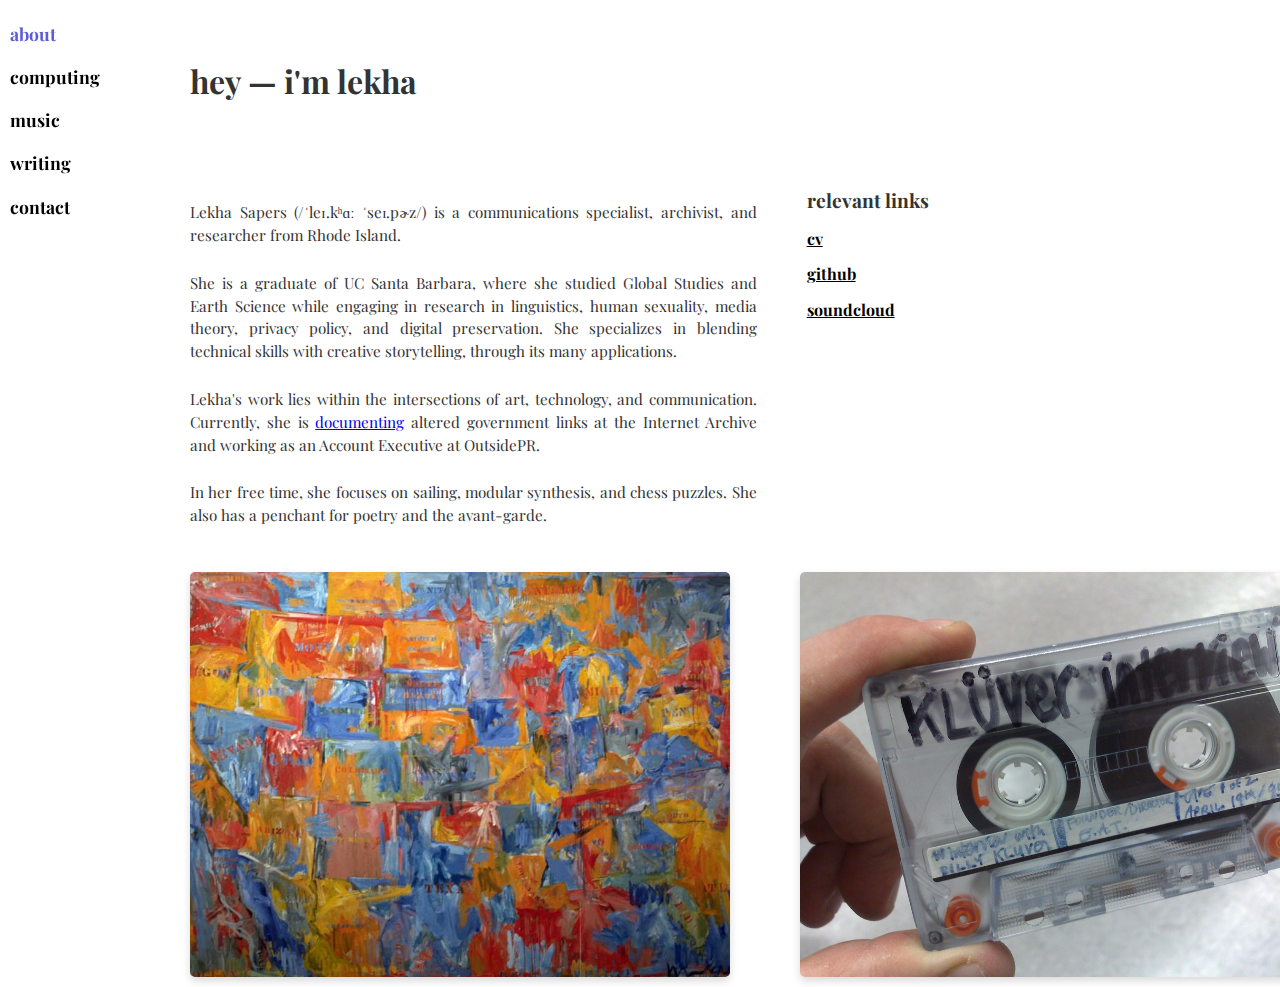
<file: index.html>
<!DOCTYPE html>
<html lang="en">
<head>
    <meta charset="UTF-8">
    <meta name="viewport" content="width=device-width, initial-scale=1.0">
    <title>Lekha Sapers</title>
    <link href="https://fonts.googleapis.com/css2?family=Playfair+Display:wght@400;700&family=Inter:wght@400;500;600&display=swap" rel="stylesheet">
    <link rel="stylesheet" href="style.css">

<script>
  window.dataLayer = window.dataLayer || [];
  function gtag(){dataLayer.push(arguments);}
  gtag('js', new Date());

  gtag('config', 'G-EJP70L47TG');
</script>
</head>
<body>
    <div class="layout">
        <div class="sidebar-container"></div>
        <script src="sidebar.js" defer></script>
        <!-- Content Container -->
        <div class="content-container">
            <!-- Main Bio Section -->
            <main>
                <h1> hey — i'm lekha </h1>
                <p>Lekha Sapers (/ˈleɪ.kʰɑː ˈseɪ.pɚz/) is a communications specialist, archivist, and researcher from Rhode Island.</p>
                <p>She is a graduate of UC Santa Barbara, where she studied Global Studies and Earth Science while engaging in research in linguistics, human sexuality, media theory, privacy policy, and digital preservation. She specializes in blending technical skills with creative storytelling, through its many applications.</p>
                <p>Lekha's work lies within the intersections of art, technology, and communication. Currently, she is <a href="https://lekhasapers.github.io/Changed-and-Altered-Links/" class="ia-link">documenting</a> altered government links at the Internet Archive and working as an Account Executive at OutsidePR.</p>
                <p>In her free time, she focuses on <a href="https://sailrank.com/coed-tr-crew" class="text-link">sailing</a>, modular synthesis, and <a href="https://www.chess.com/member/lekhasap" class="text-link">chess puzzles</a>. She also has a penchant for poetry and the avant-garde.</p>

            </main>

            <!-- Relevant Links -->
            <section class="links">
                <h2>relevant links</h2>
                <ul>
                    <li><a href="Public_Sapers_Resume.pdf" target="_blank">cv</a></li>
                    <li><a href="https://github.com/lekhasapers" target="_blank">github</a></li>
                    <li><a href="https://soundcloud.com/lekhasapers" target="_blank">soundcloud</a></li>
                </ul>
            </section>
        </div>

        <!-- Image Gallery -->
        <div class="gallery">
            <img src="images/20p07036.jpg" alt="Colorful abstract map">
            <img src="images/5159813368_2047b92fae_b.jpg" alt="Klüver Interview Cassette">
        </div>
    </div>

    <!-- JavaScript -->
    <script src="script.js"></script>

</body>



</html>
</file>
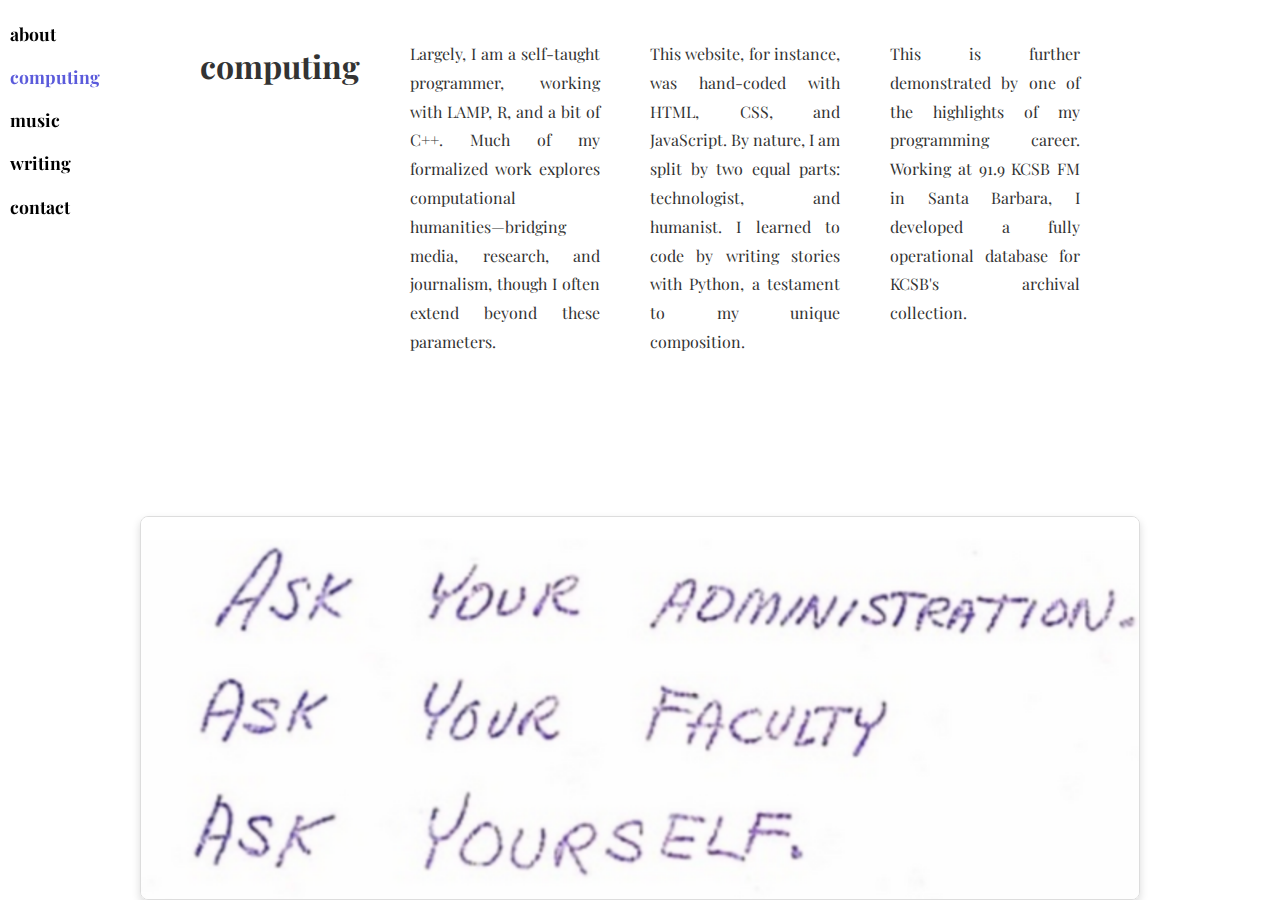
<file: computing.html>
<!DOCTYPE html>
<html lang="en">
<head>
    <meta charset="UTF-8">
    <meta name="viewport" content="width=device-width, initial-scale=1.0">
    
    <title>Computing</title>
    <link href="https://fonts.googleapis.com/css2?family=Playfair+Display:wght@400;700&family=Inter:wght@400;500;600&display=swap" rel="stylesheet">
    <link rel="stylesheet" href="style.css">
    <style>
        body {
            background-color: #ffffff;
            color: #333;
            margin: 0;
            padding: 0;
            display: flex;
            height: 100vh; /* Full viewport height */
        }

        .layout {
            display: flex;
            width: 100%;
        }

        .sidebar-container {
            width: 220px; /* Fixed sidebar width */
            flex-shrink: 0;
        }

        .content-container {
            flex: 1; /* Take up the remaining space after sidebar */
            display: flex;
            justify-content: center;
            align-items: center;
            padding: 20px;
        }

        main {
            text-align: center;
            max-width: 600px;
        }

        h1 {
            font-size: 2rem;
            font-weight: bold;
            text-transform: lowercase;
            margin-bottom: 20px;
        }

        p {
            font-size: 1rem;
            line-height: 1.5;
        }

        /* Responsive Design */
        @media screen and (max-width: 768px) {
            body {
                flex-direction: column;
            }

            .layout {
                flex-direction: column;
            }

            .sidebar-container {
                width: 100%;
                text-align: center;
            }

            .content-container {
                margin: 0;
                padding: 10px;
            }
        }
    </style>
    <!-- Google tag (gtag.js) -->
<script async src="https://www.googletagmanager.com/gtag/js?id=G-EJP70L47TG"></script>
<script>
  window.dataLayer = window.dataLayer || [];
  function gtag(){dataLayer.push(arguments);}
  gtag('js', new Date());

  gtag('config', 'G-EJP70L47TG');
</script>
</head>
<body class = "computing-page">
    <div class="layout">
        <!-- Sidebar container -->
        <div class="sidebar-container"></div>

        <!-- Main content -->
        <div class="two-column-container-computing">
            <h1>computing</h1>
            <div class="computing-column">
                <p>
                    Largely, I am a self-taught programmer, working with LAMP, R, and a bit of C++. Much of my formalized work explores computational humanities—bridging media, research, and journalism, though I often extend beyond these parameters.
                </p>
            </div>
            <div class="computing-column">
                <p>
                    This website, for instance, was hand-coded with HTML, CSS, and JavaScript. By nature, I am split by two equal parts: technologist, and humanist. I learned to code by writing stories with Python, a testament to my unique composition.
                </p>
            </div>
            <div class="computing-column">
                <p>
                    This is further demonstrated by one of the highlights of my programming career. Working at 91.9 KCSB FM in Santa Barbara, I developed a fully operational database for KCSB's archival collection.
                </p>
            </div>
        </div>
        </div>
    

    <div class="bottom-image-container">
        <img src="images/administration.jpg" id="bottom-image" alt="United Front Notes">
    </div>

    <!-- Include JavaScript -->
    <script src="sidebar.js" defer></script>
</body>
</html>
</file>
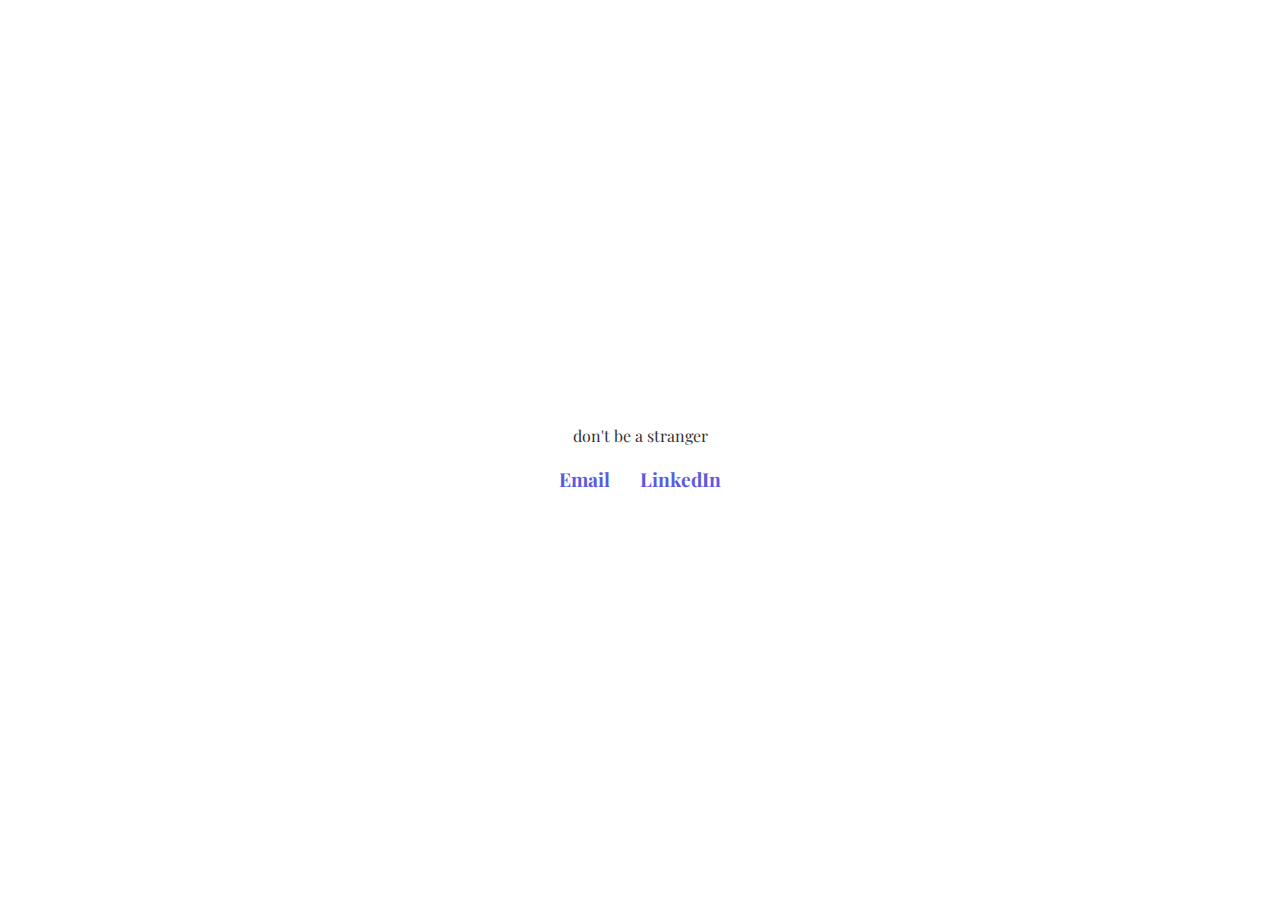
<file: contact.html>
<!DOCTYPE html>
<html lang="en">
<head>
    <meta charset="UTF-8">
    <meta name="viewport" content="width=device-width, initial-scale=1.0">
    <title>Contact</title>
    <link href="https://fonts.googleapis.com/css2?family=Playfair+Display:wght@400;700&display=swap" rel="stylesheet">
    <style>
        body {
            font-family: 'Playfair Display', serif;
            background-color: #ffffff;
            color: #333;
            margin: 0;
            padding: 0;
            display: flex;
            justify-content: center;
            align-items: center;
            min-height: 100vh;
        }

        .contact-container {
            text-align: center;
            max-width: 600px;
            padding: 20px;
        }

        h1 {
            font-size: 2rem;
            font-weight: bold;
            text-transform: lowercase;
            margin-bottom: 20px;
        }

        .contact-links {
            display: flex;
            justify-content: center;
            gap: 30px;
            margin-top: 20px;
        }

        .contact-links a {
            text-decoration: none;
            font-size: 1.2rem;
            font-weight: bold;
            color: #5b5bdb;
            transition: color 0.3s, transform 0.3s;
        }

        .contact-links a:hover {
            color: #333;
            transform: scale(1.05);
        }
    </style>
</head>
<body>
    <div class="contact-container">
        
        <p>don't be a stranger</p>
        <div class="contact-links">
            <a href="mailto:lekhasapers@ucsb.edu">Email</a>
            <a href="https://www.linkedin.com/in/lekha-sapers-27a215243/" target="_blank" rel="noopener noreferrer">LinkedIn</a>
        </div>
    </div>
</body>
</html>
</file>
<file: style.css>
/* General Styling */
* {
    margin: 0;
    padding: 0;
    box-sizing: border-box;
 }
 
 
 body {
    font-family: 'Playfair Display', serif;
    background-color: #ffffff;
    color: #333;
 }
 
 
 /* Layout Container */
 .layout {
    display: flex;
    flex-direction: column;
    align-items: center;
    padding: 10px;
 }
 
 
 /* Content and Links Layout */
 .content-container {
    display: grid;
    grid-template-columns: 2fr 1fr; /* Main bio takes more space, links less */
    gap: 50px;
    max-width: 900px; /* Slightly wider layout for better alignment */
    align-items: stretch;
 }
 
 
 /* Main Bio Content */
 main {
    margin-top: 25px;
    display: flex;
    flex-direction: column;
    gap: 10px;
 }
 
 
 main h1 {
    font-size: 2rem; 
    font-weight: bold;
    margin-top: 20px;
    margin-bottom: 85px;
    text-transform: lowercase;
 }
 
 
 main p {
    font-size: 0.95rem; 
    line-height: 1.5;
    margin-bottom: 15px;
    text-align: justify;
 }
 
 
 /* Relevant Links Section */
 .links {
    text-align: left;
    margin-top: 175px;
 }
 
 
 .links h2 {
    font-size: 1.2rem;
    font-weight: bold;
    margin-bottom: 10px;
 }
 
 
 .links ul {
    list-style: none;
    padding: 0;
 }
 
 
 .links li {
    margin-bottom: 10px;
 }
 
 
 .links a {
    text-decoration: underline;
    font-size: 1rem;
    font-weight: bold;
    color: black; /* Black for default links */
    transition: color 0.3s;
 }
 
 
 .links a:hover {
    color: #5b5bdb; /* Purple on hover for all links */
 }
 
 
 /* Sidebar Navigation */
 .sidebar {
    position: fixed;
    left: 0; /* Move sidebar to the left */
    top: 0;
    height: 100vh;
    width: 100px;
    padding: 20px 10px;
    display: flex;
    flex-direction: column;
    justify-content: flex-start;
    align-items: flex-start;
    border: none;
 }
 
 
 /* Sidebar List */
 .sidebar ul {
    list-style: none;
    padding: 0;
 }
 
 
 .sidebar ul li {
    margin-bottom: 15px;
 }
 
 
 .sidebar ul li a {
    text-decoration: none;
    font-size: 1.1rem;
    font-weight: bold;
    text-transform: lowercase;
    color: black; /* Black for default links */
    transition: color 0.3s;
 }
 
 
 .sidebar ul li a.active {
    color: #5b5bdb; /* Purple for the active link */
 }
 
 
 .sidebar ul li a:hover {
    color: #5b5bdb; /* Purple on hover */
 }
 
 
 /* Gallery */
 .gallery {
    display: flex;
    justify-content: space-between; /* Space between images */
    gap: 70px;
    margin-top: 30px;
    max-width: 900px; /* Center images below bio */
 }
 
 
 .gallery img {
    width: 60%; /* Proportional width */
    height: auto;
    object-fit: cover;
    box-shadow: 0px 4px 8px rgba(0, 0, 0, 0.15);
    border-radius: 5px;
 }
 
 
 /* Responsive Design */
 @media screen and (max-width: 1024px) {
    .content-container {
        grid-template-columns: 1fr; /* Stack content vertically on smaller screens */
        gap: 20px;
        max-width: 100%; /* Allow the layout to shrink */
        padding: 10px;
    }
 
 
    main h1 {
        font-size: 2.0rem;
    }
 
 
    main p {
        font-size: 0.9rem;
    }
 
 
    .links h2 {
        font-size: 1.1rem;
    }
 
 
    .links a {
        font-size: 0.9rem;
    }
 
 
    .gallery {
        flex-direction: column;
        gap: 15px;
        margin-top: 20px;
    }
 
 
    .gallery img {
        width: 100%; /* Images span full width */
    }
 }
 
 
 @media screen and (max-width: 768px) {
    .sidebar {
        position: static;
        width: 100%;
        height: auto;
        padding: 10px 0;
        flex-direction: row;
        justify-content: center;
        background-color: #f9f9f9;
    }
 
 
    .sidebar ul {
        display: flex;
        gap: 20px;
    }
 
 
    .sidebar ul li {
        margin-bottom: 0;
    }
 }
 
 
 body.computing-page {
    display: flex;
    flex-direction: column;
    min-height: 100vh;
 }
 
 
 body.computing-page .layout {
    flex: 0.8;
 }
 
 
 /* General Two-column Text Styling */
 .two-column-container {
    display: flex; /* Enables flex layout */
    gap: 50px; /* Adds spacing between columns */
    align-items: flex-start; /* Ensures both columns match height */
    max-width: 1200px;
    margin: 0 auto;
    padding: 2px;
    margin-top: 20px;
 }
 
 
 
 
 .column {
    flex: 1;
    display: flex;
    flex-direction: column;
    gap: 20px;
 }
 
 
 .column p {
    margin: 0;
    text-align: justify;
    break-inside: avoid;
    line-height: 1.6;
 }
 
 
 
 
 
 
 @media screen and (max-width: 768px) {
    .two-column-text {
        column-count: 1;
    }
 }
 

 
 .column1 {
    flex: 1;
    display: flex;
    flex-direction: column;
    gap: 20px;
    
 }
 
 .column1 h2 {
    font-size: 1.2rem;
    font-weight: bold;
    margin-bottom: 10px;
 }
 
 
 .column1 ul {
    list-style: none;
    padding: 0;
 }
 
 .column1 li {
    margin-bottom: 0px;
 }
 
 
 .column1 a {
    text-decoration: underline;
    font-size: 1rem;
    font-weight: bold;
    color: black; /* Black for default links */
    transition: color 0.3s;
 }
 
 
 .column1 a:hover {
    color: #5b5bdb; /* Purple on hover for all links */
 }
 
 .video-container {
    display: flex;
    justify-content: center;
    align-items: center;
    margin: 20px auto;
    max-width: 1000px;
    width: 100%;
}

video {
    width: 100%;
    max-width: 1000px;
    height: auto;
    border: 1px solid #ddd;
    box-shadow: 0px 4px 8px rgba(0, 0, 0, 0.15);
    cursor: pointer; /* Show a pointer cursor on hover */
    opacity: 0.8; /* Slightly dim the video by default */
    transition: opacity 0.3s ease; /* Smooth transition effect */
}

video:hover {
    opacity: 1; /* Make it brighter on hover */
}

.tooltip {
    position: relative;
    display: inline-block;
}

.tooltip-text {
    visibility: hidden;
    background-color: black;
    color: white;
    text-align: center;
    padding: 1px;
    border-radius: 2px;

    position: absolute;
    bottom: 100%;
    left: 50%;
    transform: translateX(-50%);
    margin-bottom: 20px;

    opacity: 0;
    transition: opacity 0.3s ease;
}

.tooltip:hover .tooltip-text {
    visibility: visible;
    opacity: 1;
}


body {
    font-family: 'Playfair Display', serif;
    line-height: 1.6;
    color: #333;
    margin: 0;
    padding: 0;
}

.custom-writing-container {
    width: 70%;
    margin: 0 auto;
    padding: 20px 0;
}

.custom-title {
    font-size: 2rem;
    font-weight: 700;
    margin-bottom: 1rem;
}

.custom-content-row {
    display: flex;
    align-items: flex;
    justify-content: space-between; /* Adds spacing between text and image */
    gap: 10px; /* Gap between text and image */
    flex-wrap: wrap; /* Allows wrapping for responsiveness */
    margin-bottom: 20px;
}

.custom-text {
    flex: 2;
    max-width: 600px;
    margin-top: 30px;
    margin-right: 200px;
    text-align: justify;
}

.custom-text p {
margin-bottom: 20px;
}


.custom-image-container-right {
    flex: 1;
    text-align: center;
    max-width: 800px;
    margin-left: auto;
}

.custom-image-container-right img {
    width: 100%;
    height: auto;
    border-radius: 8px;
}

.custom-flex-images {
    display: flex;
    justify-content: space-between; /* Align images side-by-side */
    align-items: flex-start;
    gap: 15px; /* Reduce the gap between images */
    margin-top: 20px;
}

.custom-flex-images .custom-image-container {
    flex: 1;
    text-align: center;
}

.custom-flex-images img {
    width: 100%;
    max-width: 600px; /* Larger max-width for images */
    height: auto;
    border-radius: 8px;
}

.custom-caption {
    font-size: 0.9rem;
    color: #555;
    font-style: italic;
    margin-top: 8px;
}

/* Responsive Styling for Smaller Screens */
@media (max-width: 768px) {
    .custom-content-row {
        flex-direction: column;
        gap: 10px;
    }

    .custom-text,
    .custom-image-container-right {
        width: 100%;
        flex: none;
    }

    .custom-flex-images {
        flex-direction: column; /* Stack images vertically */
        gap: 10px;
    }

    .custom-flex-images img {
        width: 100%;
        max-width: none; /* Remove max-width for responsiveness */
    }
}

/* Reset and General Styling */
* {
    margin: 0;
    padding: 0;
    box-sizing: border-box;
}

body {
    font-family: 'Playfair Display', serif;
    line-height: 1.6;
    color: #333;
    background-color: #ffffff;
    margin: 0;
    padding: 0;
}

/* Computing Page Specific Styling */
body.computing-page {
    display: flex;
    flex-direction: column;
    min-height: 100vh;
}

body.computing-page .layout {
    flex: 1;
    display: flex;
    flex-direction: column;
    align-items: center;
    padding: 20px;
}

/* Two-Column Layout */
body.computing-page .two-column-container-computing {
    display: flex;
    flex-wrap: wrap; /* Prevents wrapping */
    gap: 50px; /* Adds spacing between columns */
    align-items: flex-start; /* Align content at the top */
    max-width: 900px; /* Restricts container width */
    margin: 10px auto; /* Centers content horizontally */
    padding: 10px;

}

body.computing-page .computing-column {
    flex: 1; /* Makes columns take equal width */
    display: flex;
    flex-direction: column;
    gap: 20px; /* Adds space between paragraphs */
}

body.computing-page .computing-column p {
    margin: 0;
    text-align: justify;
    line-height: 1.8; /* Improves readability */
}

/* Title Styling */
body.computing-page h1 {
    font-size: 2.0rem; 
    font-weight: bold;
    text-transform: lowercase;
    margin-bottom: 20px;
    align-self: flex-start; /* Aligns title to the left */
}

/* Bottom Image Styling */
body.computing-page .bottom-image-container {
    display: flex;
    justify-content: center; /* Centers the image */
    margin-top: -40px;
    
}

body.computing-page #bottom-image {
    width: 100%;
    max-width: 1000px; 
    height: auto; 
    border: 1px solid #ddd; 
    box-shadow: 0px 4px 8px rgba(0, 0, 0, 0.15); 
    border-radius: 8px; 
    margin-top: -40px;
}

/* Responsive Design */
@media screen and (max-width: 768px) {
    body.computing-page .two-column-container-computing {
        flex-direction: column; 
        gap: 30px; 
    }

    body.computing-page h1 {
        font-size: 2rem; /* Adjusts title size */
        text-align: center; /* Centers title */
    }

    body.computing-page .computing-column {
        max-width: 100%; /* Ensures columns take full width */
    }

    body.computing-page #bottom-image {
        max-width: 100%; /* Makes image responsive */
    }
}

.text-link {
    text-decoration: none; 
    color: inherit; 
    font-weight: inherit; 
    font-size: inherit; 
    font-style: inherit;
    cursor: default; 
}

.text-link:hover, .text-link:focus {
    text-decoration: none; 
    color: inherit; 
}
</file>
